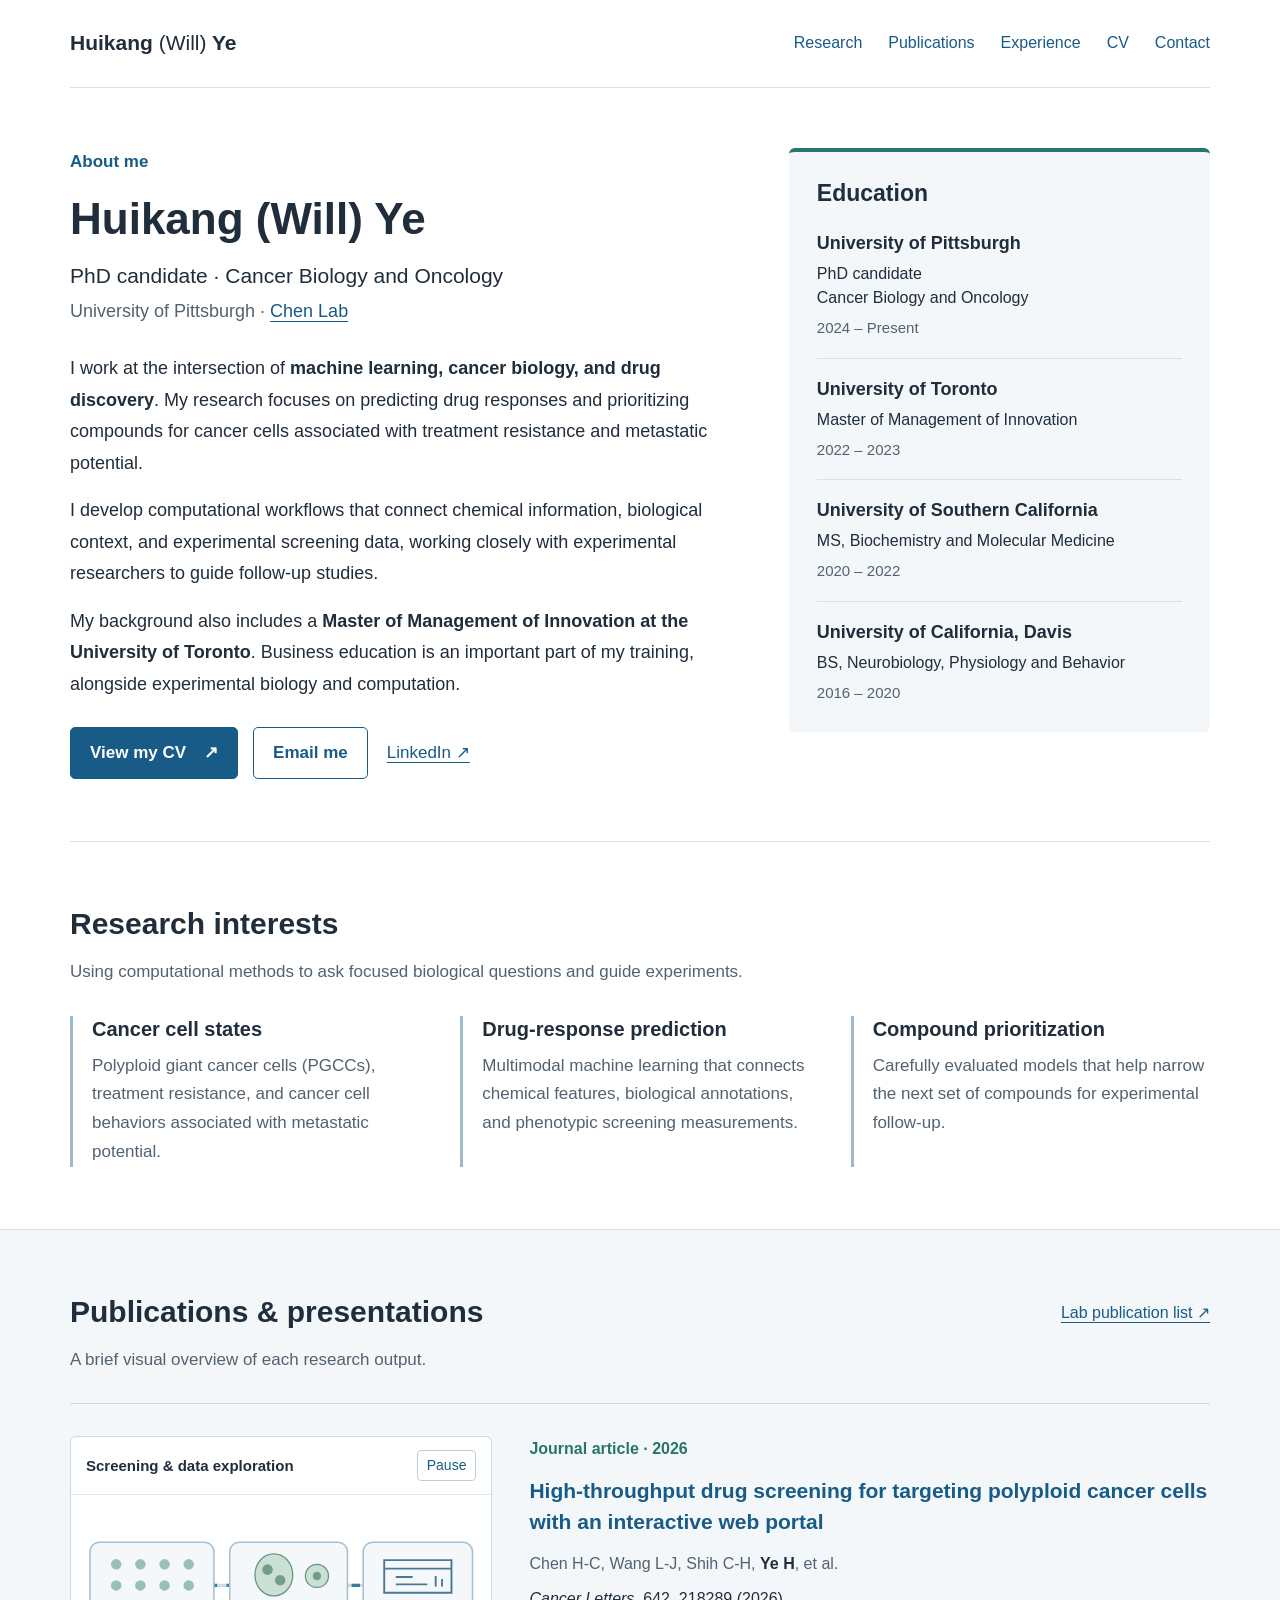
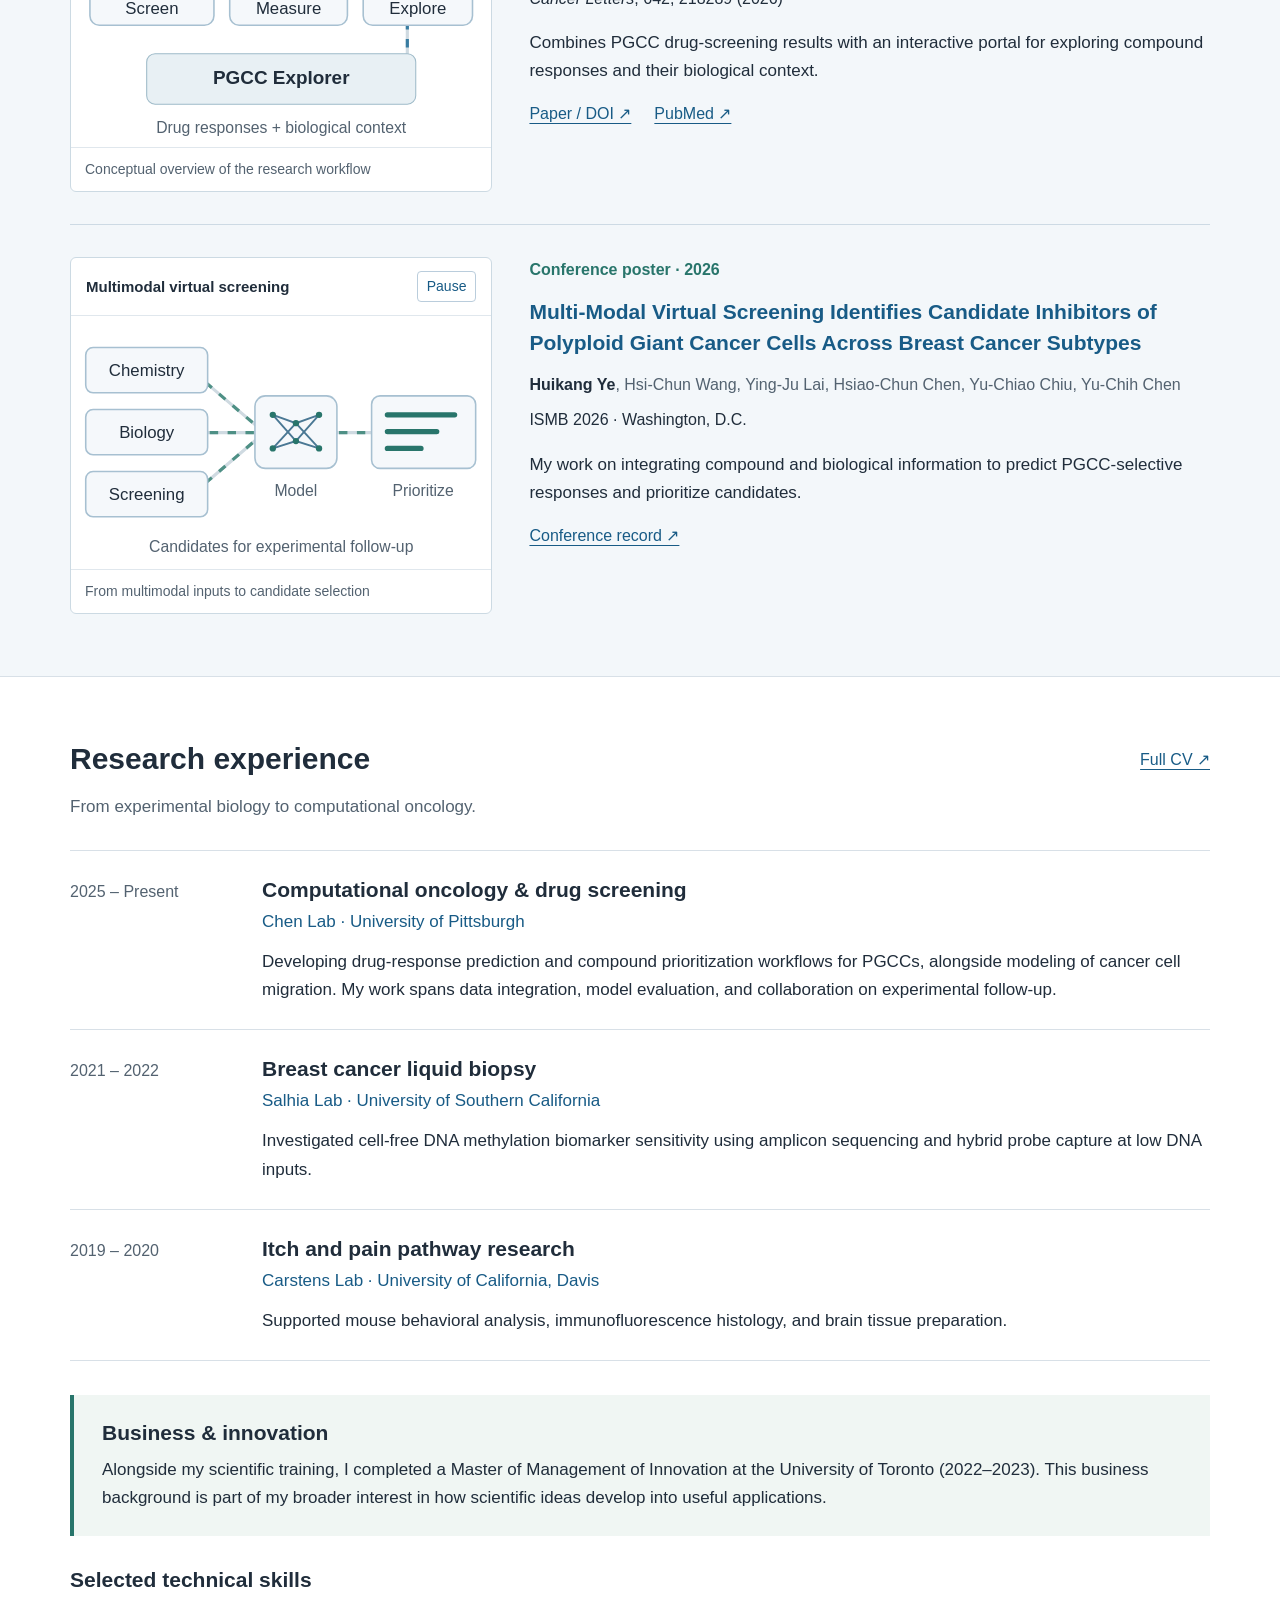
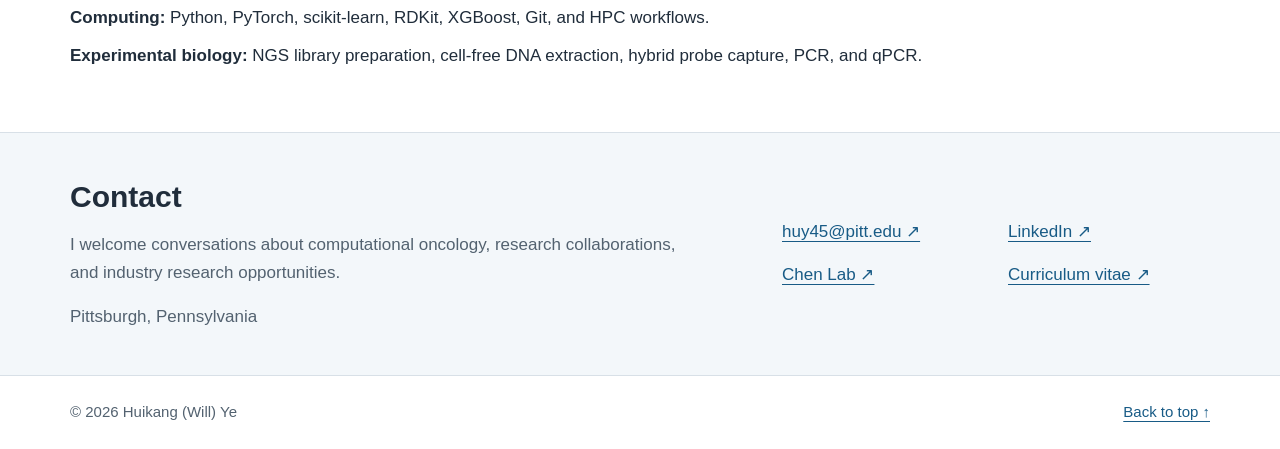
<file: index.html>
<!doctype html>
<html lang="en">
<head>
  <meta charset="utf-8">
  <meta name="viewport" content="width=device-width, initial-scale=1">
  <meta name="description" content="Huikang (Will) Ye — PhD candidate at the University of Pittsburgh. Computational oncology, drug-response prediction, and a background in biology and business.">
  <meta name="theme-color" content="#ffffff">
  <meta property="og:title" content="Huikang (Will) Ye | Research & CV">
  <meta property="og:description" content="Computational oncology and drug discovery, with a background in experimental biology and innovation management.">
  <meta property="og:type" content="website">
  <meta property="og:url" content="https://willye45.github.io/">
  <title>Huikang (Will) Ye | Research & CV</title>
  <link rel="icon" href="assets/favicon.svg" type="image/svg+xml">
  <link rel="stylesheet" href="styles.css">
  <script src="site.js" defer></script>
</head>
<body>
  <a class="skip-link" href="#main">Skip to content</a>
  <header class="site-header shell">
    <a class="wordmark" href="#about" aria-label="Huikang Ye home">Huikang <span>(Will)</span> Ye</a>
    <button class="menu-toggle" type="button" aria-expanded="false" aria-controls="main-nav" hidden>Menu <span aria-hidden="true">＋</span></button>
    <nav id="main-nav" aria-label="Main navigation"><a href="#research">Research</a><a href="#publications">Publications</a><a href="#experience">Experience</a><a href="cv.html">CV</a><a href="#contact">Contact</a></nav>
  </header>
  <main id="main">
    <section class="about-section shell" id="about" aria-labelledby="intro-title">
      <div class="about-copy">
        <p class="section-kicker">About me</p>
        <h1 id="intro-title">Huikang (Will) Ye</h1>
        <p class="role">PhD candidate · Cancer Biology and Oncology</p>
        <p class="affiliation">University of Pittsburgh · <a href="https://www.ycchenlab.org/" target="_blank" rel="noopener noreferrer">Chen Lab</a></p>
        <p>I work at the intersection of <strong>machine learning, cancer biology, and drug discovery</strong>. My research focuses on predicting drug responses and prioritizing compounds for cancer cells associated with treatment resistance and metastatic potential.</p>
        <p>I develop computational workflows that connect chemical information, biological context, and experimental screening data, working closely with experimental researchers to guide follow-up studies.</p>
        <p>My background also includes a <strong>Master of Management of Innovation at the University of Toronto</strong>. Business education is an important part of my training, alongside experimental biology and computation.</p>
        <div class="profile-actions"><a class="button" href="cv.html">View my CV <span aria-hidden="true">↗</span></a><a class="button button-outline" href="mailto:huy45@pitt.edu">Email me</a><a href="https://www.linkedin.com/in/huikang-ye" target="_blank" rel="noopener noreferrer">LinkedIn ↗</a></div>
      </div>
      <aside class="education-panel" id="education" aria-labelledby="education-title">
        <h2 id="education-title">Education</h2>
        <div class="degree"><h3>University of Pittsburgh</h3><p>PhD candidate<br>Cancer Biology and Oncology</p><p class="degree-date">2024 – Present</p></div>
        <div class="degree"><h3>University of Toronto</h3><p>Master of Management of Innovation</p><p class="degree-date">2022 – 2023</p></div>
        <div class="degree"><h3>University of Southern California</h3><p>MS, Biochemistry and Molecular Medicine</p><p class="degree-date">2020 – 2022</p></div>
        <div class="degree"><h3>University of California, Davis</h3><p>BS, Neurobiology, Physiology and Behavior</p><p class="degree-date">2016 – 2020</p></div>
      </aside>
    </section>

    <section class="shell section" id="research" aria-labelledby="research-title">
      <div class="section-heading"><h2 id="research-title">Research interests</h2><p>Using computational methods to ask focused biological questions and guide experiments.</p></div>
      <div class="research-grid">
        <article><h3>Cancer cell states</h3><p>Polyploid giant cancer cells (PGCCs), treatment resistance, and cancer cell behaviors associated with metastatic potential.</p></article>
        <article><h3>Drug-response prediction</h3><p>Multimodal machine learning that connects chemical features, biological annotations, and phenotypic screening measurements.</p></article>
        <article><h3>Compound prioritization</h3><p>Carefully evaluated models that help narrow the next set of compounds for experimental follow-up.</p></article>
      </div>
    </section>

    <section class="publication-section" id="publications" aria-labelledby="publications-title"><div class="shell section">
      <div class="section-heading heading-with-link"><div><h2 id="publications-title">Publications & presentations</h2><p>A brief visual overview of each research output.</p></div><a href="https://www.ycchenlab.org/publications.html" target="_blank" rel="noopener noreferrer">Lab publication list ↗</a></div>
      <article class="publication">
        <figure class="paper-animation" id="screening-animation">
          <div class="animation-header"><span>Screening & data exploration</span><button class="animation-toggle" type="button" aria-controls="screening-diagram" aria-pressed="false" aria-label="Pause screening animation" hidden>Pause</button></div>
          <svg id="screening-diagram" viewBox="0 0 400 240" role="img" aria-labelledby="screening-title screening-desc">
            <title id="screening-title">From compound screening to PGCC Explorer</title><desc id="screening-desc">An illustrated workflow: screen compounds, measure PGCC and non-PGCC responses, then explore drug responses with biological context in an interactive portal.</desc>
            <path class="diagram-link" d="M80 86H320M320 86V173H80"/>
            <path class="diagram-signal" d="M80 86H320M320 86V173H80"/>
            <g class="diagram-stage stage-one"><rect x="18" y="45" width="118" height="79" rx="9"/><g class="well-grid"><circle cx="43" cy="66" r="5"/><circle cx="66" cy="66" r="5"/><circle cx="89" cy="66" r="5"/><circle cx="112" cy="66" r="5"/><circle cx="43" cy="86" r="5"/><circle cx="66" cy="86" r="5"/><circle cx="89" cy="86" r="5"/><circle cx="112" cy="86" r="5"/></g><text x="77" y="113">Screen</text></g>
            <g class="diagram-stage stage-two"><rect x="151" y="45" width="112" height="79" rx="9"/><ellipse class="diagram-cell" cx="193" cy="76" rx="18" ry="20"/><circle class="diagram-nucleus" cx="187" cy="71" r="5"/><circle class="diagram-nucleus" cx="199" cy="81" r="5"/><circle class="diagram-cell" cx="234" cy="77" r="11"/><circle class="diagram-nucleus" cx="234" cy="77" r="4"/><text x="207" y="113">Measure</text></g>
            <g class="diagram-stage stage-three"><rect x="278" y="45" width="104" height="79" rx="9"/><path class="portal-frame" d="M298 62h64v31h-64zM298 70h64M309 78h16M309 85h30M347 77v10M353 80v7"/><text x="330" y="113">Explore</text></g>
            <rect class="diagram-result" x="72" y="151" width="256" height="48" rx="8"/><text class="result-label" x="200" y="180">PGCC Explorer</text>
            <text class="diagram-caption" x="200" y="226">Drug responses + biological context</text>
          </svg>
          <figcaption>Conceptual overview of the research workflow</figcaption>
        </figure>
        <div class="publication-copy"><p class="publication-type">Journal article · 2026</p><h3><a href="https://pubmed.ncbi.nlm.nih.gov/41638524/" target="_blank" rel="noopener noreferrer">High-throughput drug screening for targeting polyploid cancer cells with an interactive web portal</a></h3><p class="authors">Chen H-C, Wang L-J, Shih C-H, <strong>Ye H</strong>, et al.</p><p><em>Cancer Letters</em>, 642, 218289 (2026)</p><p class="paper-summary">Combines PGCC drug-screening results with an interactive portal for exploring compound responses and their biological context.</p><div class="paper-links"><a href="https://doi.org/10.1016/j.canlet.2026.218289" target="_blank" rel="noopener noreferrer">Paper / DOI ↗</a><a href="https://pubmed.ncbi.nlm.nih.gov/41638524/" target="_blank" rel="noopener noreferrer">PubMed ↗</a></div></div>
      </article>
      <article class="publication">
        <figure class="paper-animation prediction-animation" id="prediction-animation">
          <div class="animation-header"><span>Multimodal virtual screening</span><button class="animation-toggle" type="button" aria-controls="prediction-diagram" aria-pressed="false" aria-label="Pause prediction animation" hidden>Pause</button></div>
          <svg id="prediction-diagram" viewBox="0 0 400 240" role="img" aria-labelledby="prediction-title prediction-desc">
            <title id="prediction-title">Connecting multiple inputs to compound prioritization</title><desc id="prediction-desc">Chemical information, biological context, and screening data feed into a predictive model to prioritize compounds for experimental follow-up. This is a conceptual workflow.</desc>
            <path class="diagram-link" d="M115 52 184 111M115 111H184M115 170 184 111M238 111H296"/><path class="diagram-signal" d="M115 52 184 111M115 111H184M115 170 184 111M238 111H296"/>
            <g class="diagram-stage stage-one"><rect x="14" y="30" width="116" height="43" rx="7"/><text x="72" y="57">Chemistry</text><rect x="14" y="89" width="116" height="43" rx="7"/><text x="72" y="116">Biology</text><rect x="14" y="148" width="116" height="43" rx="7"/><text x="72" y="175">Screening</text></g>
            <g class="diagram-stage stage-two"><rect x="175" y="76" width="78" height="69" rx="10"/><path class="model-network" d="m192 94 22 8 22-8m-44 0 22 25 22-25m-44 32 22-24 22 24m-44 0 22-7 22 7"/><circle class="model-node" cx="192" cy="94" r="3"/><circle class="model-node" cx="192" cy="126" r="3"/><circle class="model-node" cx="214" cy="102" r="3"/><circle class="model-node" cx="214" cy="119" r="3"/><circle class="model-node" cx="236" cy="94" r="3"/><circle class="model-node" cx="236" cy="126" r="3"/></g><text class="diagram-caption" x="214" y="171">Model</text>
            <g class="diagram-stage stage-three"><rect x="286" y="76" width="99" height="69" rx="8"/><path class="rank-line" d="M301 94h64M301 110h47M301 126h32"/></g><text class="diagram-caption" x="335" y="171">Prioritize</text>
            <text class="diagram-caption" x="200" y="225">Candidates for experimental follow-up</text>
          </svg>
          <figcaption>From multimodal inputs to candidate selection</figcaption>
        </figure>
        <div class="publication-copy"><p class="publication-type">Conference poster · 2026</p><h3><a href="https://www.ycchenlab.org/publications.html" target="_blank" rel="noopener noreferrer">Multi-Modal Virtual Screening Identifies Candidate Inhibitors of Polyploid Giant Cancer Cells Across Breast Cancer Subtypes</a></h3><p class="authors"><strong>Huikang Ye</strong>, Hsi-Chun Wang, Ying-Ju Lai, Hsiao-Chun Chen, Yu-Chiao Chiu, Yu-Chih Chen</p><p>ISMB 2026 · Washington, D.C.</p><p class="paper-summary">My work on integrating compound and biological information to predict PGCC-selective responses and prioritize candidates.</p><div class="paper-links"><a href="https://www.ycchenlab.org/publications.html" target="_blank" rel="noopener noreferrer">Conference record ↗</a></div></div>
      </article>
    </div></section>

    <section class="shell section" id="experience" aria-labelledby="experience-title">
      <div class="section-heading heading-with-link"><div><h2 id="experience-title">Research experience</h2><p>From experimental biology to computational oncology.</p></div><a href="cv.html">Full CV ↗</a></div>
      <div class="experience-list">
        <article><div class="experience-date">2025 – Present</div><div><h3>Computational oncology & drug screening</h3><p class="institution">Chen Lab · University of Pittsburgh</p><p>Developing drug-response prediction and compound prioritization workflows for PGCCs, alongside modeling of cancer cell migration. My work spans data integration, model evaluation, and collaboration on experimental follow-up.</p></div></article>
        <article><div class="experience-date">2021 – 2022</div><div><h3>Breast cancer liquid biopsy</h3><p class="institution">Salhia Lab · University of Southern California</p><p>Investigated cell-free DNA methylation biomarker sensitivity using amplicon sequencing and hybrid probe capture at low DNA inputs.</p></div></article>
        <article><div class="experience-date">2019 – 2020</div><div><h3>Itch and pain pathway research</h3><p class="institution">Carstens Lab · University of California, Davis</p><p>Supported mouse behavioral analysis, immunofluorescence histology, and brain tissue preparation.</p></div></article>
      </div>
      <div class="business-background"><h3>Business & innovation</h3><p>Alongside my scientific training, I completed a Master of Management of Innovation at the University of Toronto (2022–2023). This business background is part of my broader interest in how scientific ideas develop into useful applications.</p></div>
      <div class="skills-summary"><h3>Selected technical skills</h3><p><strong>Computing:</strong> Python, PyTorch, scikit-learn, RDKit, XGBoost, Git, and HPC workflows.</p><p><strong>Experimental biology:</strong> NGS library preparation, cell-free DNA extraction, hybrid probe capture, PCR, and qPCR.</p></div>
    </section>

    <section class="contact-section" id="contact" aria-labelledby="contact-title"><div class="shell contact-grid"><div><h2 id="contact-title">Contact</h2><p>I welcome conversations about computational oncology, research collaborations, and industry research opportunities.</p><p>Pittsburgh, Pennsylvania</p></div><div class="contact-links"><a href="mailto:huy45@pitt.edu">huy45@pitt.edu ↗</a><a href="https://www.linkedin.com/in/huikang-ye" target="_blank" rel="noopener noreferrer">LinkedIn ↗</a><a href="https://www.ycchenlab.org/" target="_blank" rel="noopener noreferrer">Chen Lab ↗</a><a href="cv.html">Curriculum vitae ↗</a></div></div></section>
  </main>
  <footer class="site-footer shell"><span>© 2026 Huikang (Will) Ye</span><a href="#about">Back to top ↑</a></footer>
</body>
</html>
</file>
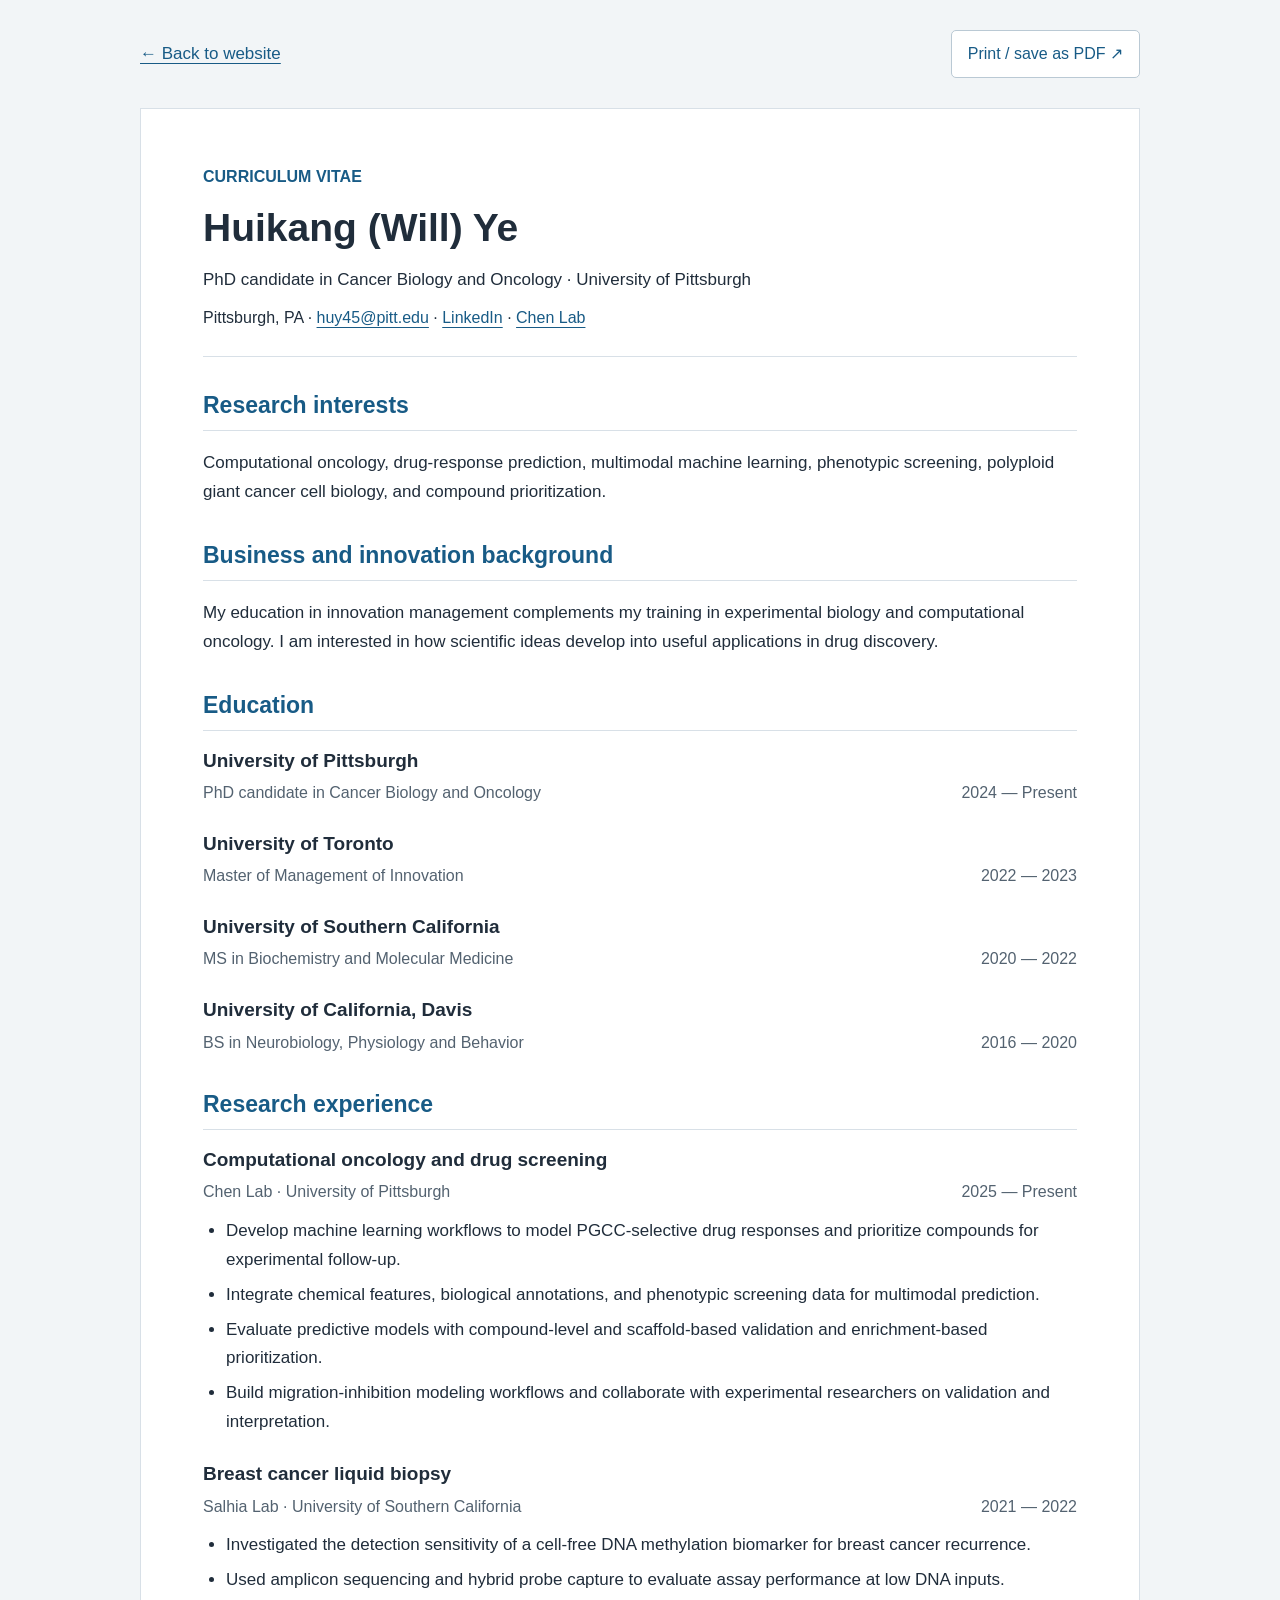
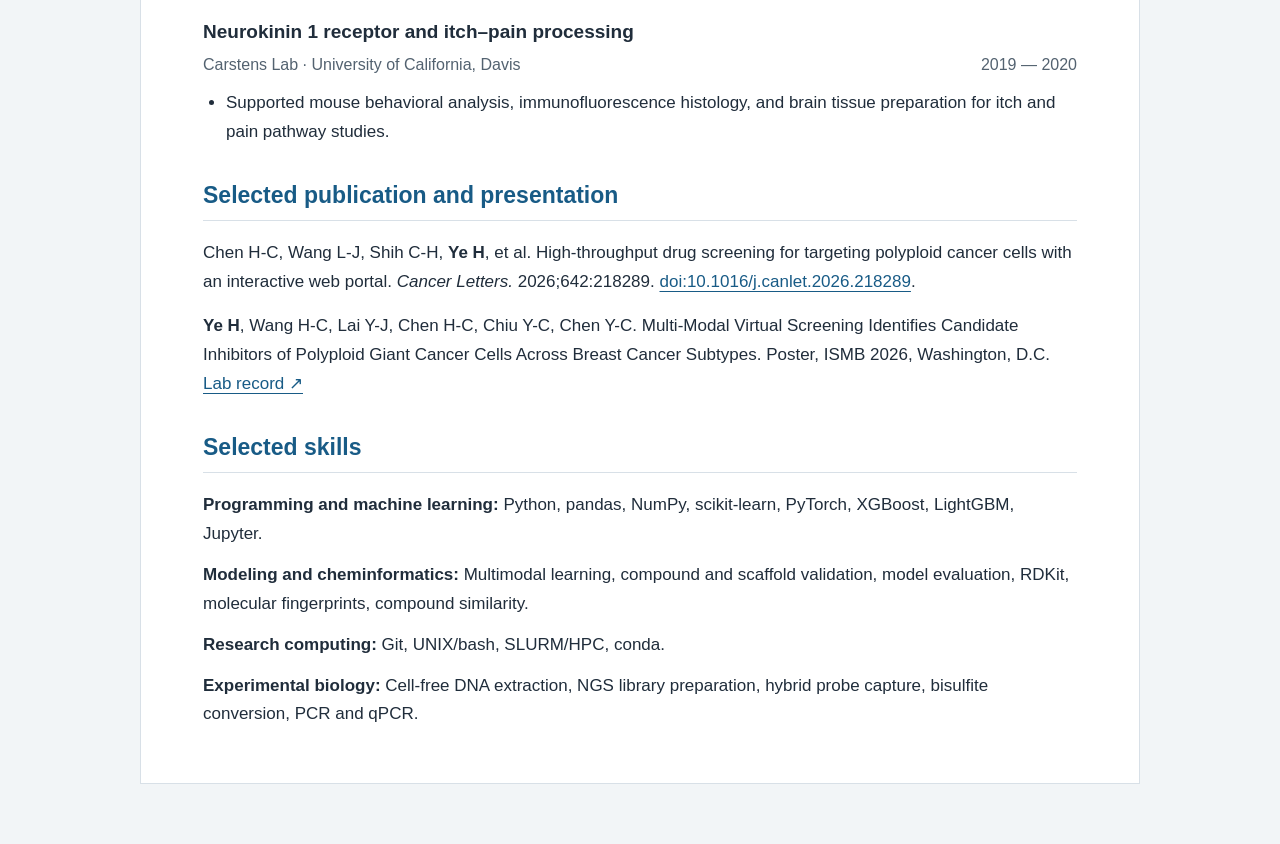
<file: cv.html>
<!doctype html>
<html lang="en">
<head><meta charset="utf-8"><meta name="viewport" content="width=device-width, initial-scale=1"><meta name="description" content="Research curriculum vitae of Huikang (Will) Ye, University of Pittsburgh."><title>Curriculum Vitae | Huikang (Will) Ye</title><link rel="icon" href="assets/favicon.svg" type="image/svg+xml"><link rel="stylesheet" href="styles.css"><script src="site.js" defer></script></head>
<body class="cv-page">
  <a class="skip-link" href="#cv">Skip to CV</a>
  <div class="cv-toolbar"><a href="index.html">← Back to website</a><button class="cv-print" type="button" data-print>Print / save as PDF ↗</button></div>
  <main class="cv-sheet" id="cv">
    <header class="cv-heading"><p class="eyebrow">CURRICULUM VITAE</p><h1>Huikang (Will) Ye</h1><p>PhD candidate in Cancer Biology and Oncology · University of Pittsburgh</p><p class="cv-contact">Pittsburgh, PA · <a href="mailto:huy45@pitt.edu">huy45@pitt.edu</a> · <a href="https://www.linkedin.com/in/huikang-ye" target="_blank" rel="noopener noreferrer">LinkedIn</a> · <a href="https://www.ycchenlab.org/" target="_blank" rel="noopener noreferrer">Chen Lab</a></p></header>
    <section aria-labelledby="cv-interests"><h2 id="cv-interests">Research interests</h2><p>Computational oncology, drug-response prediction, multimodal machine learning, phenotypic screening, polyploid giant cancer cell biology, and compound prioritization.</p></section>
    <section aria-labelledby="cv-business"><h2 id="cv-business">Business and innovation background</h2><p>My education in innovation management complements my training in experimental biology and computational oncology. I am interested in how scientific ideas develop into useful applications in drug discovery.</p></section>
    <section aria-labelledby="cv-education"><h2 id="cv-education">Education</h2><div class="cv-entry"><h3>University of Pittsburgh</h3><div class="cv-entry-meta"><span>PhD candidate in Cancer Biology and Oncology</span><span>2024 — Present</span></div></div><div class="cv-entry"><h3>University of Toronto</h3><div class="cv-entry-meta"><span>Master of Management of Innovation</span><span>2022 — 2023</span></div></div><div class="cv-entry"><h3>University of Southern California</h3><div class="cv-entry-meta"><span>MS in Biochemistry and Molecular Medicine</span><span>2020 — 2022</span></div></div><div class="cv-entry"><h3>University of California, Davis</h3><div class="cv-entry-meta"><span>BS in Neurobiology, Physiology and Behavior</span><span>2016 — 2020</span></div></div></section>
    <section aria-labelledby="cv-experience"><h2 id="cv-experience">Research experience</h2><div class="cv-entry"><h3>Computational oncology and drug screening</h3><div class="cv-entry-meta"><span>Chen Lab · University of Pittsburgh</span><span>2025 — Present</span></div><ul><li>Develop machine learning workflows to model PGCC-selective drug responses and prioritize compounds for experimental follow-up.</li><li>Integrate chemical features, biological annotations, and phenotypic screening data for multimodal prediction.</li><li>Evaluate predictive models with compound-level and scaffold-based validation and enrichment-based prioritization.</li><li>Build migration-inhibition modeling workflows and collaborate with experimental researchers on validation and interpretation.</li></ul></div><div class="cv-entry"><h3>Breast cancer liquid biopsy</h3><div class="cv-entry-meta"><span>Salhia Lab · University of Southern California</span><span>2021 — 2022</span></div><ul><li>Investigated the detection sensitivity of a cell-free DNA methylation biomarker for breast cancer recurrence.</li><li>Used amplicon sequencing and hybrid probe capture to evaluate assay performance at low DNA inputs.</li></ul></div><div class="cv-entry"><h3>Neurokinin 1 receptor and itch–pain processing</h3><div class="cv-entry-meta"><span>Carstens Lab · University of California, Davis</span><span>2019 — 2020</span></div><ul><li>Supported mouse behavioral analysis, immunofluorescence histology, and brain tissue preparation for itch and pain pathway studies.</li></ul></div></section>
    <section class="cv-publications" aria-labelledby="cv-publications"><h2 id="cv-publications">Selected publication and presentation</h2><p>Chen H-C, Wang L-J, Shih C-H, <strong>Ye H</strong>, et al. High-throughput drug screening for targeting polyploid cancer cells with an interactive web portal. <em>Cancer Letters.</em> 2026;642:218289. <a href="https://doi.org/10.1016/j.canlet.2026.218289">doi:10.1016/j.canlet.2026.218289</a>.</p><p><strong>Ye H</strong>, Wang H-C, Lai Y-J, Chen H-C, Chiu Y-C, Chen Y-C. Multi-Modal Virtual Screening Identifies Candidate Inhibitors of Polyploid Giant Cancer Cells Across Breast Cancer Subtypes. Poster, ISMB 2026, Washington, D.C. <a href="https://www.ycchenlab.org/publications.html">Lab record ↗</a></p></section>
    <section class="cv-skills" aria-labelledby="cv-skills"><h2 id="cv-skills">Selected skills</h2><p><strong>Programming and machine learning:</strong> Python, pandas, NumPy, scikit-learn, PyTorch, XGBoost, LightGBM, Jupyter.</p><p><strong>Modeling and cheminformatics:</strong> Multimodal learning, compound and scaffold validation, model evaluation, RDKit, molecular fingerprints, compound similarity.</p><p><strong>Research computing:</strong> Git, UNIX/bash, SLURM/HPC, conda.</p><p><strong>Experimental biology:</strong> Cell-free DNA extraction, NGS library preparation, hybrid probe capture, bisulfite conversion, PCR and qPCR.</p></section>
  </main>
</body>
</html>
</file>
<file: styles.css>
:root { --ink:#202d3b; --muted:#536270; --blue:#185b86; --line:#d8e0e7; --pale:#f3f7fa; --teal:#28756b; }
* { box-sizing:border-box; }
html { scroll-behavior:smooth; scroll-padding-top:30px; }
body { margin:0; background:#fff; color:var(--ink); font:18px/1.65 Arial,Helvetica,sans-serif; }
h1,h2,h3,p,figure { margin:0; }
h1,h2,h3 { line-height:1.3; font-weight:700; }
h1 { font-size:44px; margin-bottom:13px; }
h2 { font-size:30px; margin-bottom:15px; }
h3 { font-size:21px; margin-bottom:10px; }
p+p { margin-top:16px; }
a { color:var(--blue); text-decoration-thickness:1px; text-underline-offset:4px; }
a:hover { color:#0b3b5b; }
a:focus-visible,button:focus-visible { outline:3px solid #c27630; outline-offset:5px; }
button { font:inherit; cursor:pointer; }
button:disabled { cursor:default; }
::selection { background:#dceaf2; }
.shell { width:min(1140px,calc(100% - 80px)); margin-inline:auto; }
.section { padding-block:62px; }
.skip-link { position:fixed; left:15px; top:15px; z-index:10; padding:10px 16px; background:#fff; transform:translateY(-160%); }
.skip-link:focus { transform:translateY(0); }
.site-header { min-height:88px; display:flex; align-items:center; justify-content:space-between; gap:30px; border-bottom:1px solid var(--line); }
.wordmark { color:var(--ink); text-decoration:none; font-size:21px; font-weight:700; white-space:nowrap; }
.wordmark span { font-weight:400; }
nav { display:flex; flex-wrap:wrap; align-items:center; gap:26px; font-size:16px; }
nav a { text-decoration:none; }
.menu-toggle { display:none; }
.about-section { display:grid; grid-template-columns:minmax(0,1.55fr) minmax(0,1fr); gap:66px; padding-block:60px 62px; border-bottom:1px solid var(--line); }
.section-kicker { color:var(--blue); font-size:17px; font-weight:700; margin-bottom:14px; }
.role { font-size:21px; line-height:1.5; margin-bottom:5px; }
.affiliation { font-size:18px; color:var(--muted); margin-top:0; margin-bottom:27px; }
.about-copy>p:not(.section-kicker):not(.role):not(.affiliation) { font-size:18px; line-height:1.75; }
.profile-actions { display:flex; align-items:center; flex-wrap:wrap; gap:15px; margin-top:27px; }
.profile-actions>a:last-child { font-size:17px; margin-left:4px; }
.button { display:inline-flex; align-items:center; justify-content:center; gap:18px; padding:11px 19px; background:var(--blue); color:#fff; border:1px solid var(--blue); border-radius:5px; font-size:17px; font-weight:600; text-decoration:none; }
.button:hover { color:#fff; background:#10476b; }
.button-outline { color:var(--blue); background:#fff; }
.button-outline:hover { background:#eaf2f7; color:#10476b; }
.education-panel { align-self:start; background:var(--pale); padding:27px 28px; border-radius:6px; border-top:4px solid var(--teal); }
.education-panel h2 { font-size:23px; margin-bottom:4px; }
.degree { padding-block:18px; border-bottom:1px solid var(--line); }
.degree:last-child { border-bottom:0; padding-bottom:0; }
.degree h3 { font-size:18px; line-height:1.4; margin-bottom:6px; }
.degree p { font-size:16px; line-height:1.5; }
.degree .degree-date { margin-top:7px; color:var(--muted); font-size:15px; }
.section-heading { margin-bottom:29px; }
.section-heading p { color:var(--muted); font-size:17px; }
.heading-with-link { display:flex; justify-content:space-between; gap:28px; align-items:start; }
.heading-with-link>a { flex-shrink:0; font-size:16px; padding-top:8px; }
.research-grid { display:grid; grid-template-columns:repeat(3,minmax(0,1fr)); gap:31px; }
.research-grid article { padding-left:19px; border-left:3px solid #a0b9ca; }
.research-grid h3 { font-size:20px; }
.research-grid p { font-size:17px; color:var(--muted); line-height:1.7; }
.publication-section { background:var(--pale); border-block:1px solid var(--line); }
.publication { display:grid; grid-template-columns:minmax(0,.9fr) minmax(0,1.45fr); align-items:start; gap:37px; padding-block:32px; border-top:1px solid #cddae4; }
.publication:last-child { padding-bottom:0; }
.publication-type { font-size:15px; color:var(--teal); font-weight:700; margin-bottom:12px; }
.publication-copy h3 { font-size:21px; line-height:1.5; margin-bottom:13px; }
.publication-copy h3 a { text-decoration:none; }
.publication-copy h3 a:hover { text-decoration:underline; }
.publication-copy p { font-size:16px; line-height:1.65; }
.publication-copy p+p { margin-top:9px; }
.authors { color:var(--muted); }
.authors strong { color:var(--ink); }
.publication-copy .paper-summary { font-size:17px; margin-top:17px; }
.paper-links { display:flex; flex-wrap:wrap; gap:23px; font-size:16px; margin-top:16px; }
.paper-animation { background:#fff; border:1px solid #ccdae3; border-radius:6px; overflow:hidden; }
.animation-header { padding:13px 15px; display:flex; justify-content:space-between; gap:12px; align-items:center; border-bottom:1px solid #e0e7ed; }
.animation-header>span { font-size:15px; font-weight:600; line-height:1.4; }
.animation-toggle { color:var(--blue); background:#fff; border:1px solid #bacddc; padding:4px 9px; border-radius:4px; font-size:14px; line-height:1.5; flex-shrink:0; }
.paper-animation svg { width:100%; height:auto; display:block; }
.paper-animation text { font-family:Arial,Helvetica,sans-serif; font-size:16px; fill:var(--ink); text-anchor:middle; font-weight:500; }
.paper-animation .diagram-caption { font-size:15px; fill:var(--muted); }
.paper-animation .result-label { font-size:18px; font-weight:600; }
.paper-animation figcaption { font-size:14px; color:var(--muted); line-height:1.5; border-top:1px solid #e0e7ed; padding:11px 14px; }
.diagram-link { fill:none; stroke:#cfdae1; stroke-width:3; }
.diagram-signal { fill:none; stroke:#387ca1; stroke-width:3; stroke-dasharray:8 9; }
.diagram-stage>rect { fill:#f5f8fb; stroke:#a7c0d1; stroke-width:1.5; }
.js-ready .diagram-signal { animation:flow 1.8s linear infinite; }
.js-ready .diagram-stage>rect { animation:stage-pulse 7.5s ease-in-out infinite; }
.stage-two>rect { animation-delay:2.5s; }
.stage-three>rect { animation-delay:5s; }
.well-grid { fill:#99bfbd; }
.diagram-cell { fill:#cae0d4; stroke:#669481; stroke-width:1.2; }
.diagram-nucleus { fill:#759c8b; }
.portal-frame,.model-network { stroke:#4a7894; fill:none; stroke-width:1.8; }
.diagram-result { fill:#e8f0f4; stroke:#9fbbc9; }
.model-node { fill:#28756b; }
.rank-line { fill:none; stroke:#28756b; stroke-width:5; stroke-linecap:round; }
.prediction-animation .diagram-signal { stroke:#4e9085; }
.paper-animation.is-paused * { animation-play-state:paused!important; }
@keyframes flow { to { stroke-dashoffset:-34; } }
@keyframes stage-pulse { 0%,32%,100% { fill:#f5f8fb; stroke:#a7c0d1; } 5%,27% { fill:#deedf5; stroke:#28749e; } }
.experience-list article { display:grid; grid-template-columns:160px minmax(0,1fr); gap:32px; border-top:1px solid var(--line); padding-block:25px; }
.experience-list article:last-child { border-bottom:1px solid var(--line); }
.experience-date { font-size:16px; color:var(--muted); padding-top:3px; }
.experience-list h3 { font-size:21px; margin-bottom:5px; }
.experience-list p { font-size:17px; }
.experience-list .institution { color:var(--blue); margin-bottom:12px; }
.experience-list p+p { margin-top:0; }
.business-background { border-left:4px solid var(--teal); background:#f0f6f3; padding:24px 28px; margin-top:34px; }
.business-background h3,.skills-summary h3 { font-size:21px; }
.business-background p,.skills-summary p { font-size:17px; }
.skills-summary { margin-top:30px; }
.skills-summary p+p { margin-top:10px; }
.contact-section { background:var(--pale); border-block:1px solid var(--line); padding-block:44px; }
.contact-grid { display:grid; grid-template-columns:1.5fr 1fr; gap:70px; }
.contact-grid p { font-size:17px; color:var(--muted); max-width:620px; }
.contact-links { display:grid; grid-template-columns:repeat(2,minmax(0,1fr)); gap:15px 24px; align-content:center; font-size:17px; }
.contact-links a { overflow-wrap:anywhere; }
.site-footer { display:flex; justify-content:space-between; gap:20px; padding-block:24px; font-size:15px; color:var(--muted); }
.cv-page { background:#f2f5f7; }
.cv-toolbar { width:min(1000px,calc(100% - 64px)); margin:30px auto; display:flex; justify-content:space-between; gap:20px; align-items:center; font-size:17px; }
.cv-print { background:#fff; color:var(--blue); border:1px solid #bac9d4; border-radius:5px; padding:10px 16px; font-size:16px; }
.cv-sheet { width:min(1000px,calc(100% - 64px)); margin:0 auto 60px; padding:54px 62px; background:#fff; border:1px solid var(--line); }
.cv-heading { border-bottom:1px solid var(--line); padding-bottom:25px; }
.cv-heading .eyebrow { font-size:16px; color:var(--blue); font-weight:700; margin-bottom:12px; }
.cv-heading h1 { font-size:39px; }
.cv-heading p { font-size:17px; }
.cv-heading p+p { margin-top:9px; }
.cv-heading .cv-contact { font-size:16px; }
.cv-sheet section { margin-top:34px; }
.cv-sheet h2 { font-size:23px; color:var(--blue); padding-bottom:9px; border-bottom:1px solid var(--line); margin-bottom:18px; }
.cv-entry { margin-bottom:25px; }
.cv-entry h3 { font-size:19px; margin-bottom:7px; }
.cv-entry-meta { display:flex; flex-wrap:wrap; justify-content:space-between; gap:6px 20px; font-size:16px; color:var(--muted); }
.cv-sheet p,.cv-sheet li { font-size:17px; line-height:1.7; }
.cv-sheet ul { padding-left:23px; margin-top:11px; }
.cv-sheet li+li { margin-top:6px; }
.cv-skills p+p { margin-top:12px; }
.cv-publications { overflow-wrap:anywhere; }
@media (max-width:1050px) {
  .shell { width:calc(100% - 56px); }
  .about-section { gap:35px; grid-template-columns:minmax(0,1.4fr) minmax(0,1fr); }
  .education-panel { padding:23px; }
  nav { gap:18px; }
  .publication { gap:25px; grid-template-columns:minmax(0,1fr) minmax(0,1.3fr); }
  .contact-grid { gap:40px; }
  .contact-links { grid-template-columns:1fr; }
}
@media (max-width:780px) {
  .shell { width:calc(100% - 40px); }
  .site-header { min-height:78px; flex-wrap:wrap; gap:0; }
  .wordmark { font-size:20px; }
  .menu-toggle:not([hidden]) { display:flex; align-items:center; gap:10px; background:#fff; border:1px solid #b8c8d4; border-radius:4px; color:var(--ink); padding:7px 12px; font-size:16px; }
  nav { width:100%; padding-block:18px; gap:18px 24px; }
  body.js-ready nav { display:none; }
  body.js-ready nav.is-open { display:flex; }
  h1 { font-size:38px; }
  h2 { font-size:28px; }
  .about-section { grid-template-columns:1fr; padding-block:39px 45px; gap:35px; }
  .about-copy>p:not(.section-kicker):not(.role):not(.affiliation) { font-size:18px; }
  .education-panel { padding:23px; }
  .degree { padding-block:18px; }
  .degree h3 { font-size:19px; }
  .degree p { font-size:17px; }
  .degree .degree-date { font-size:16px; }
  .section { padding-block:44px; }
  .research-grid { grid-template-columns:1fr; gap:25px; }
  .research-grid p { font-size:18px; }
  .heading-with-link { flex-direction:column; gap:13px; }
  .heading-with-link>a { padding-top:0; }
  .publication { grid-template-columns:1fr; gap:23px; }
  .paper-animation { max-width:460px; width:100%; }
  .publication-copy h3 { font-size:22px; }
  .publication-copy p { font-size:17px; }
  .publication-copy .paper-summary { font-size:18px; }
  .paper-links { font-size:17px; }
  .experience-list article { grid-template-columns:1fr; gap:9px; }
  .experience-list p { font-size:18px; }
  .business-background { padding:21px; }
  .business-background p,.skills-summary p { font-size:18px; }
  .contact-grid { grid-template-columns:1fr; gap:24px; }
  .contact-links { grid-template-columns:repeat(2,minmax(0,1fr)); gap:17px 20px; }
  .site-footer { font-size:14px; }
  .cv-toolbar { width:calc(100% - 32px); margin-block:20px; font-size:16px; }
  .cv-print { font-size:15px; padding:8px 10px; }
  .cv-sheet { width:calc(100% - 32px); padding:30px 23px; }
  .cv-heading h1 { font-size:32px; }
  .cv-heading p,.cv-heading .cv-contact { font-size:16px; }
  .cv-entry-meta { display:block; font-size:16px; }
  .cv-entry-meta span { display:block; }
  .cv-entry-meta span+span { margin-top:5px; }
  .cv-sheet p,.cv-sheet li { font-size:17px; }
}
@media (max-width:380px) {
  h1 { font-size:34px; }
  .role { font-size:20px; }
  .profile-actions { gap:12px; }
  .profile-actions>a:last-child { margin-left:0; }
  .contact-links { grid-template-columns:1fr; }
  .site-footer { flex-wrap:wrap; }
  .cv-toolbar { flex-wrap:wrap; }
}
@media (prefers-reduced-motion:reduce) {
  html { scroll-behavior:auto; }
  *,*::before,*::after { animation:none!important; transition:none!important; }
}
@media print {
  body.cv-page { background:#fff; color:#111; }
  .cv-toolbar { display:none; }
  .cv-sheet { width:100%; margin:0; padding:0; border:0; }
  .cv-heading h1 { font-size:26pt; }
  .cv-heading .eyebrow { font-size:10pt; }
  .cv-heading p,.cv-heading .cv-contact { font-size:10pt; }
  .cv-sheet section { margin-top:19px; }
  .cv-sheet h2 { font-size:14pt; margin-bottom:12px; color:#111; }
  .cv-sheet h3 { font-size:11pt; }
  .cv-sheet p,.cv-sheet li { font-size:10.5pt; line-height:1.5; }
  .cv-entry-meta { font-size:10pt; }
  .cv-entry { break-inside:avoid; margin-bottom:15px; }
  .cv-heading { padding-bottom:15px; }
  .cv-sheet a { color:#111; text-decoration:none; }
  .cv-publications p { break-inside:avoid; }
  @page { size:A4; margin:18mm; }
}
</file>
